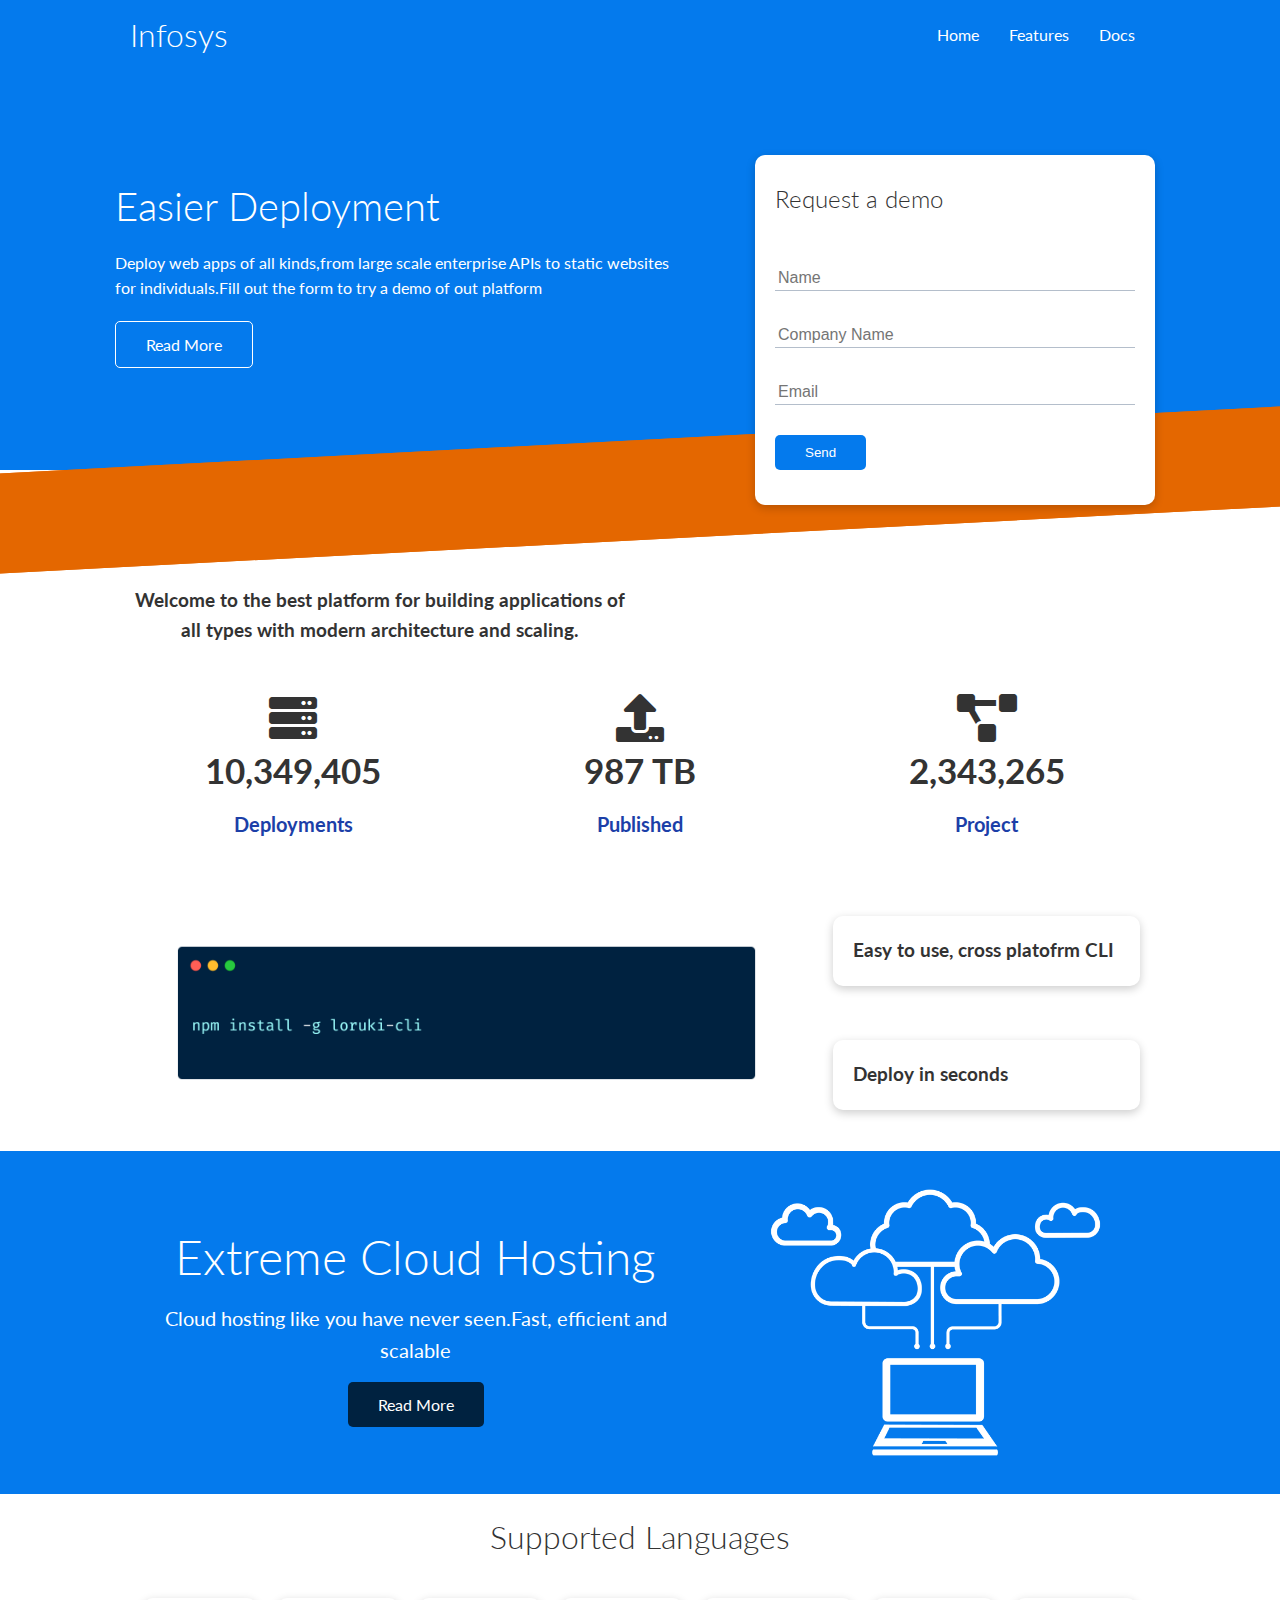
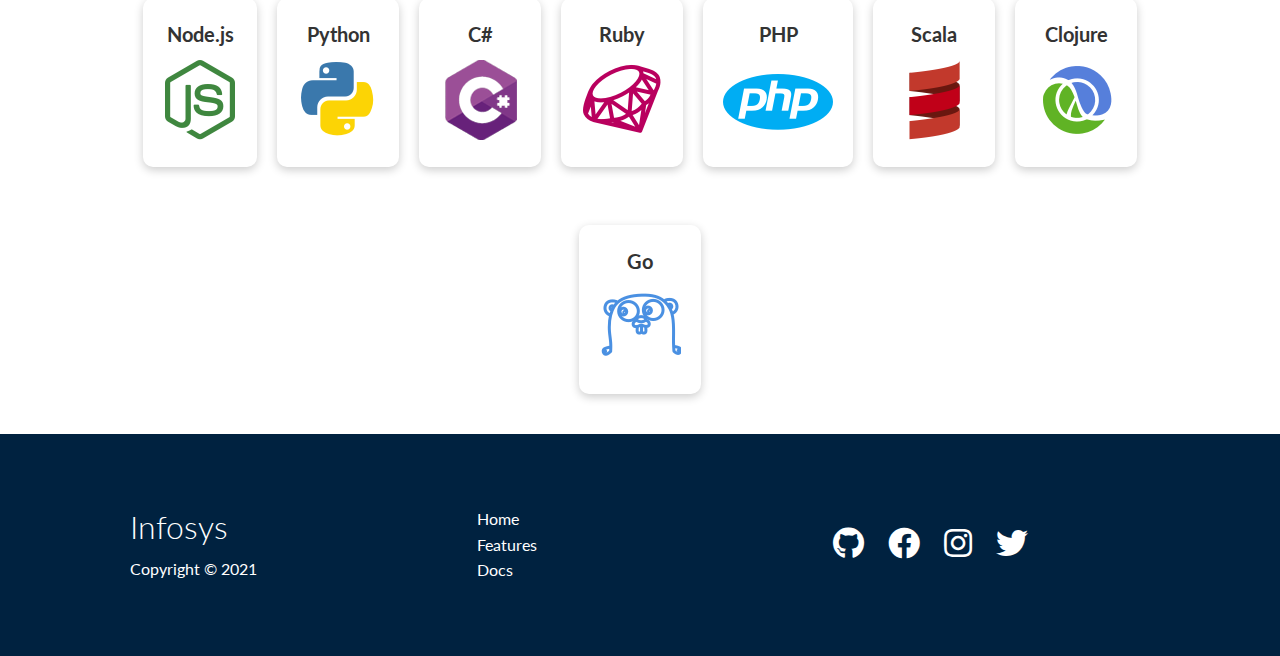
<file: index.html>
<!DOCTYPE html>
<html lang="en">

<head>
  <meta charset="UTF-8">
  <meta http-equiv="X-UA-Compatible" content="IE=edge">
  <meta name="viewport" content="width=device-width, initial-scale=1.0">
  <link rel="stylesheet" href="style.css">
  <link href="https://cdnjs.cloudflare.com/ajax/libs/font-awesome/5.13.0/css/all.min.css" rel="stylesheet">
  <title>Infosys</title>
</head>

<body>
    <!--Navbar-->
    <div class="navbar">
       <div class="container flex">
          <h1 class="logo">Infosys</h1>
          <nav>
            <ul>
              <li><a href="index.html">Home</a></li>
              <li><a href="features.html">Features</a></li>
              <li><a href="docs.html">Docs</a></li>
            </ul>
          </nav>
       </div>
    </div>

    <!--Showcase-->
    <section class="showcase">
      <div class="container grid">
        <div class="showcase-text">
          <h1>Easier Deployment</h1>
          <p>Deploy web apps of all kinds,from large scale enterprise APIs to static websites for individuals.Fill out the form to try a demo of out platform</p>
          <a href="features.html" class="btn btn-outline">Read More</a>
        </div>

        <div class="showcase-form card">
          <h2>Request a demo</h2>
          <form name="contact" method="POST" netlify-honeypot="bot-field" data-netlify="true">
            <input type="hidden" name="form-name" value="contact">
            <p class="hidden">
              <label>Don’t fill this out if you’re human: <input name="bot-field" /></label>
            </p>
            <div class="form-control">
              <input type="text" name="name" placeholder="Name" required>
            </div>
            <div class="form-control">
              <input type="text" name="company" placeholder="Company Name" required>
            </div>
            <div class="form-control">
              <input type="email" name="email" placeholder="Email" required>
            </div>
            <input type="submit" value="Send" class="btn btn-primary">
          </form>
        </div>
      </div>
    </section>
    
    <!--Stats-->
    <section class="stats">
      <div class="container">
        <h3 class="stats-heading text-center my-1">
          Welcome to the best platform for building applications of all types with modern architecture and scaling.
        </h3>

        <div class="grid grid-3 text-center my-4">
          <div>
            <i class="fas fa-server fa-3x"></i>
            <h3>10,349,405</h3>
            <p class="text-secondary">Deployments</p>
          </div>
          <div>
            <i class="fas fa-upload fa-3x"></i>
            <h3>987 TB</h3>
            <p class="text-secondary">Published</p>
          </div>
          <div>
            <i class="fas fa-project-diagram fa-3x"></i>
            <h3>2,343,265</h3>
            <p class="text-secondary">Project</p>
          </div>
        </div>
      </div>
    </section>

    <!--Cli-->
    <section class="cli">
      <div class="container grid">
        <img src="images/cli.png" alt="">
        <div class="card">
          <h3>Easy to use, cross platofrm CLI</h3>
        </div>
        <div class="card">
          <h3>Deploy in seconds</h3>
        </div>
      </div>
    </section>

    <!--Cloud-->
    <section class="cloud bg-primary my-2 py-2">
      <div class="container grid">
        <div class="text-center">
          <h2 class="lg">Extreme Cloud Hosting</h2>
          <p class="lead my-1">Cloud hosting like you have never seen.Fast, efficient and scalable</p>
          <a href="features.html" class="btn btn-dark">Read More</a>
        </div>
        <img src="images/cloud.png" alt="">
      </div>
</section>

     <!--Languages-->
     <section class="languages">
       <h2 class="md text-center my-2">
         Supported Languages
       </h2>
       <div class="container flex">
         <div class="card">
           <h4>Node.js</h4>
           <img src="images/logos/node.png" alt="">
         </div>
         <div class="card">
          <h4>Python</h4>
          <img src="images/logos/python.png" alt="">
        </div>
        <div class="card">
          <h4>C#</h4>
          <img src="images/logos/csharp.png" alt="">
        </div>
        <div class="card">
          <h4>Ruby</h4>
          <img src="images/logos/ruby.png" alt="">
        </div>
        <div class="card">
          <h4>PHP</h4>
          <img src="images/logos/php.png" alt="">
        </div>
        <div class="card">
          <h4>Scala</h4>
          <img src="images/logos/scala.png" alt="">
        </div>
        <div class="card">
          <h4>Clojure</h4>
          <img src="images/logos/clojure.png" alt="">
        </div>
        <div class="card">
          <h4>Go</h4>
          <img src="images/logos/go.png" alt="">
        </div>
       </div>
     </section>

     <!--Footer-->
     <footer class="footer bg-dark py-5">
       <div class="container grid grid-3">
         <div>
           <h1>Infosys</h1>
           <p>Copyright &copy; 2021</p>
          </div>
          <nav>
            <ul>
              <li><a href="index.html">Home</a></li>
              <li><a href="features.html">Features</a></li>
              <li><a href="docs.html">Docs</a></li>
            </ul>
          </nav>
          <div class="social">
            <a href="#"><i class="fab fa-github fa-2x"></i></a>
            <a href="#"><i class="fab fa-facebook fa-2x"></i></a>
            <a href="#"><i class="fab fa-instagram fa-2x"></i></a>
            <a href="#"><i class="fab fa-twitter fa-2x"></i></a>
          </div>
       </div>
     </footer>



</body>
</html>
</file>
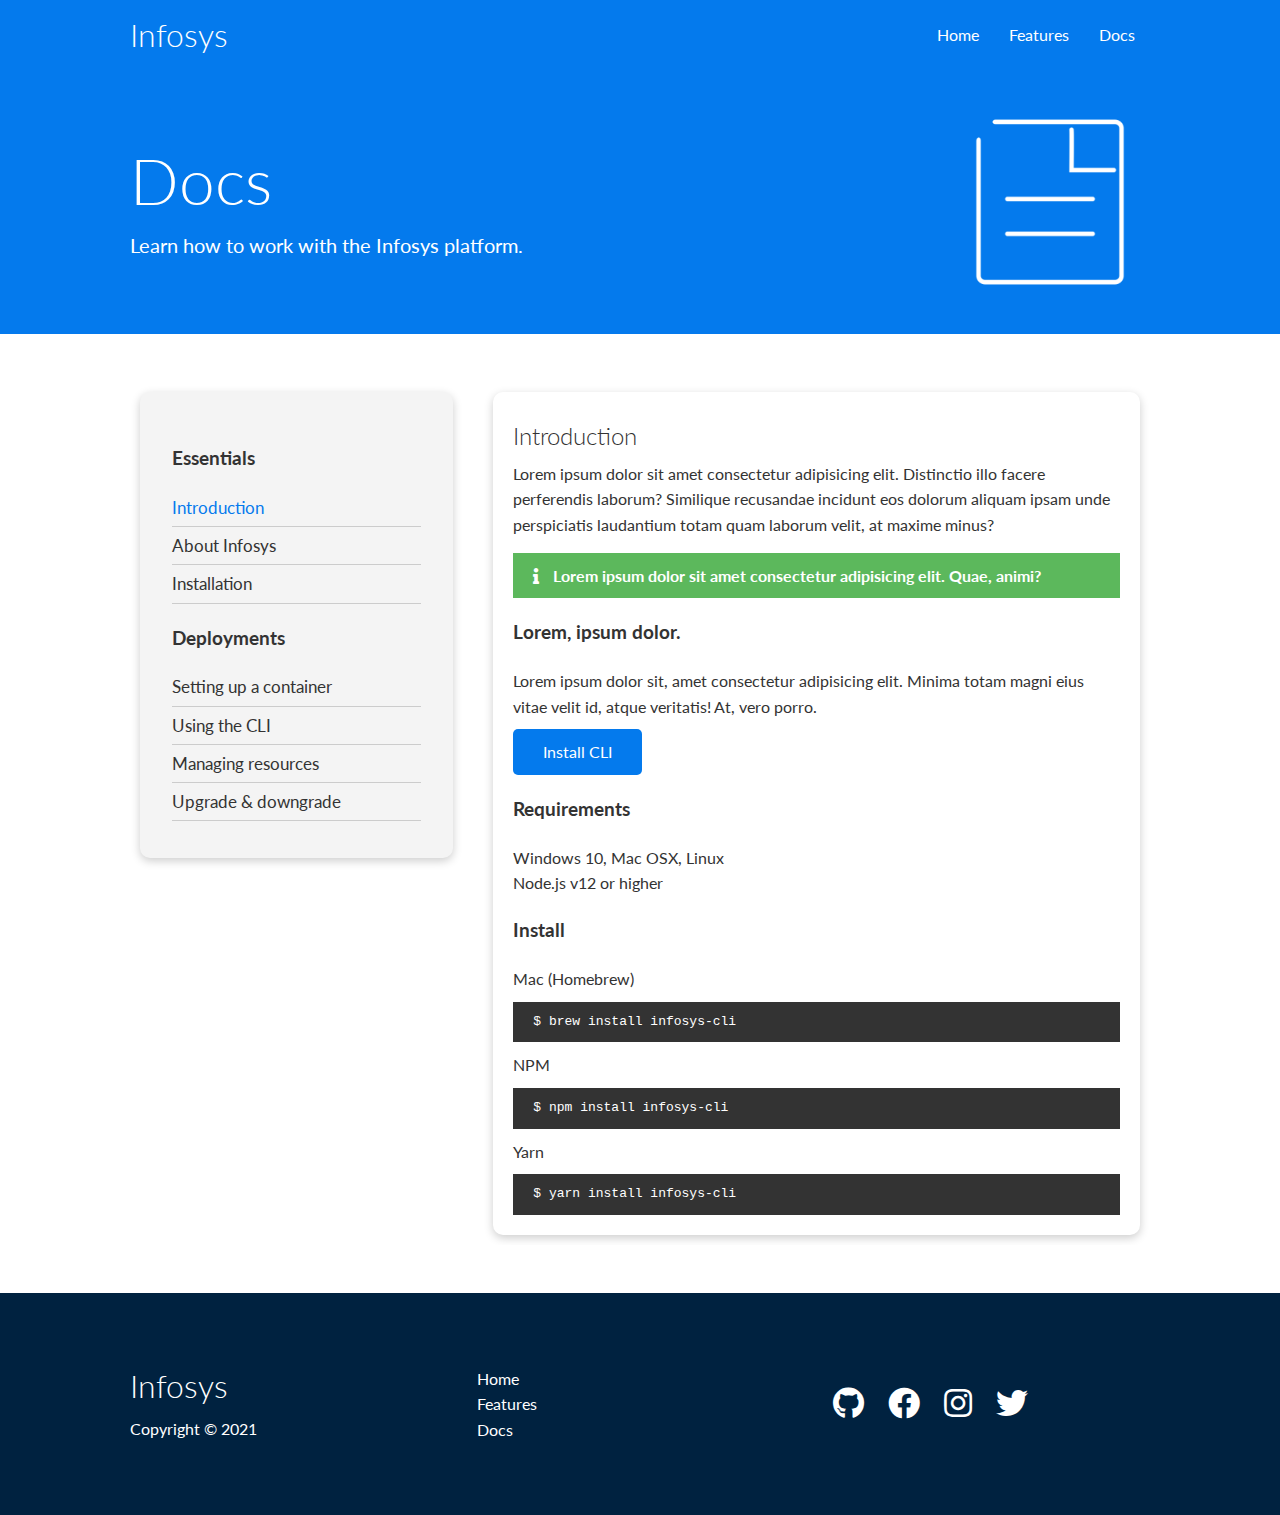
<file: docs.html>
<!DOCTYPE html>
<html lang="en">

<head>
  <meta charset="UTF-8">
  <meta http-equiv="X-UA-Compatible" content="IE=edge">
  <meta name="viewport" content="width=device-width, initial-scale=1.0">
  <link rel="stylesheet" href="style.css">
  <link href="https://cdnjs.cloudflare.com/ajax/libs/font-awesome/5.13.0/css/all.min.css" rel="stylesheet">
  <title>Infosys</title>
</head>

<body>
    <!--Navbar-->
    <div class="navbar">
       <div class="container flex">
          <h1 class="logo">Infosys</h1>
          <nav>
            <ul>
              <li><a href="index.html">Home</a></li>
              <li><a href="features.html">Features</a></li>
              <li><a href="docs.html">Docs</a></li>
            </ul>
          </nav>
       </div>
    </div>
    
    <!--Head-->
    <section class="docs-head bg-primary py-3">
      <div class="container grid">
        <div>
          <h1 class="xl">Docs</h1>
          <p class="lead">
            Learn how to work with the Infosys platform.
          </p>
        </div>
        <img src="images/docs.png" alt="">
      </div>
    </section>

    <!--Docs main-->
    <section class="docs-main my-4">
      <div class="container grid">
        <div class="card bg-light p-3">
          <h3 class="my-2">Essentials</h3>
          <nav>
            <ul>
              <li><a class="text-primary" href="#">Introduction</a></li>
              <li><a href="#">About Infosys</a></li>
              <li><a href="#">Installation</a></li>
            </ul>
          </nav>
          <h3 class="my-2">Deployments</h3>
          <nav>
            <ul>
              <li><a href="#">Setting up a container</a></li>
              <li><a href="#">Using the CLI</a></li>
              <li><a href="#">Managing resources</a></li>
              <li><a href="#">Upgrade & downgrade</a></li>
            </ul>
          </nav>
        </div>
        <div class="card">
          <h2>Introduction</h2>
          <p>Lorem ipsum dolor sit amet consectetur adipisicing elit. Distinctio illo facere perferendis laborum? Similique recusandae incidunt eos dolorum aliquam ipsam unde perspiciatis laudantium totam quam laborum velit, at maxime minus?</p>
          <div class="alert alert-success">
            <i class="fas fa-info"></i> Lorem ipsum dolor sit amet consectetur adipisicing elit. Quae, animi?
          </div>

          <h3>Lorem, ipsum dolor.</h3>
          <p>Lorem ipsum dolor sit, amet consectetur adipisicing elit. Minima totam magni eius vitae velit id, atque veritatis! At, vero porro.</p>
          <a href="#" class="btn btn-primary">Install CLI</a>

          <h3>Requirements</h3>
          <ul>
            <li>Windows 10, Mac OSX, Linux</li>
            <li>Node.js v12 or higher</li>
          </ul>

          <h3>Install</h3>
          <p>Mac (Homebrew)</p>
          <pre><code>$ brew install infosys-cli</code></pre>
          <p>NPM</p>
          <pre><code>$ npm install infosys-cli</code></pre>
          <p>Yarn</p>
          <pre><code>$ yarn install infosys-cli</code></pre>
        </div>
      </div>
    </section>

    

     <!--Footer-->
     <footer class="footer bg-dark py-5">
       <div class="container grid grid-3">
         <div>
           <h1>Infosys</h1>
           <p>Copyright &copy; 2021</p>
          </div>
          <nav>
            <ul>
              <li><a href="index.html">Home</a></li>
              <li><a href="features.html">Features</a></li>
              <li><a href="docs.html">Docs</a></li>
            </ul>
          </nav>
          <div class="social">
            <a href="#"><i class="fab fa-github fa-2x"></i></a>
            <a href="#"><i class="fab fa-facebook fa-2x"></i></a>
            <a href="#"><i class="fab fa-instagram fa-2x"></i></a>
            <a href="#"><i class="fab fa-twitter fa-2x"></i></a>
          </div>
       </div>
     </footer>



</body>
</html>
</file>
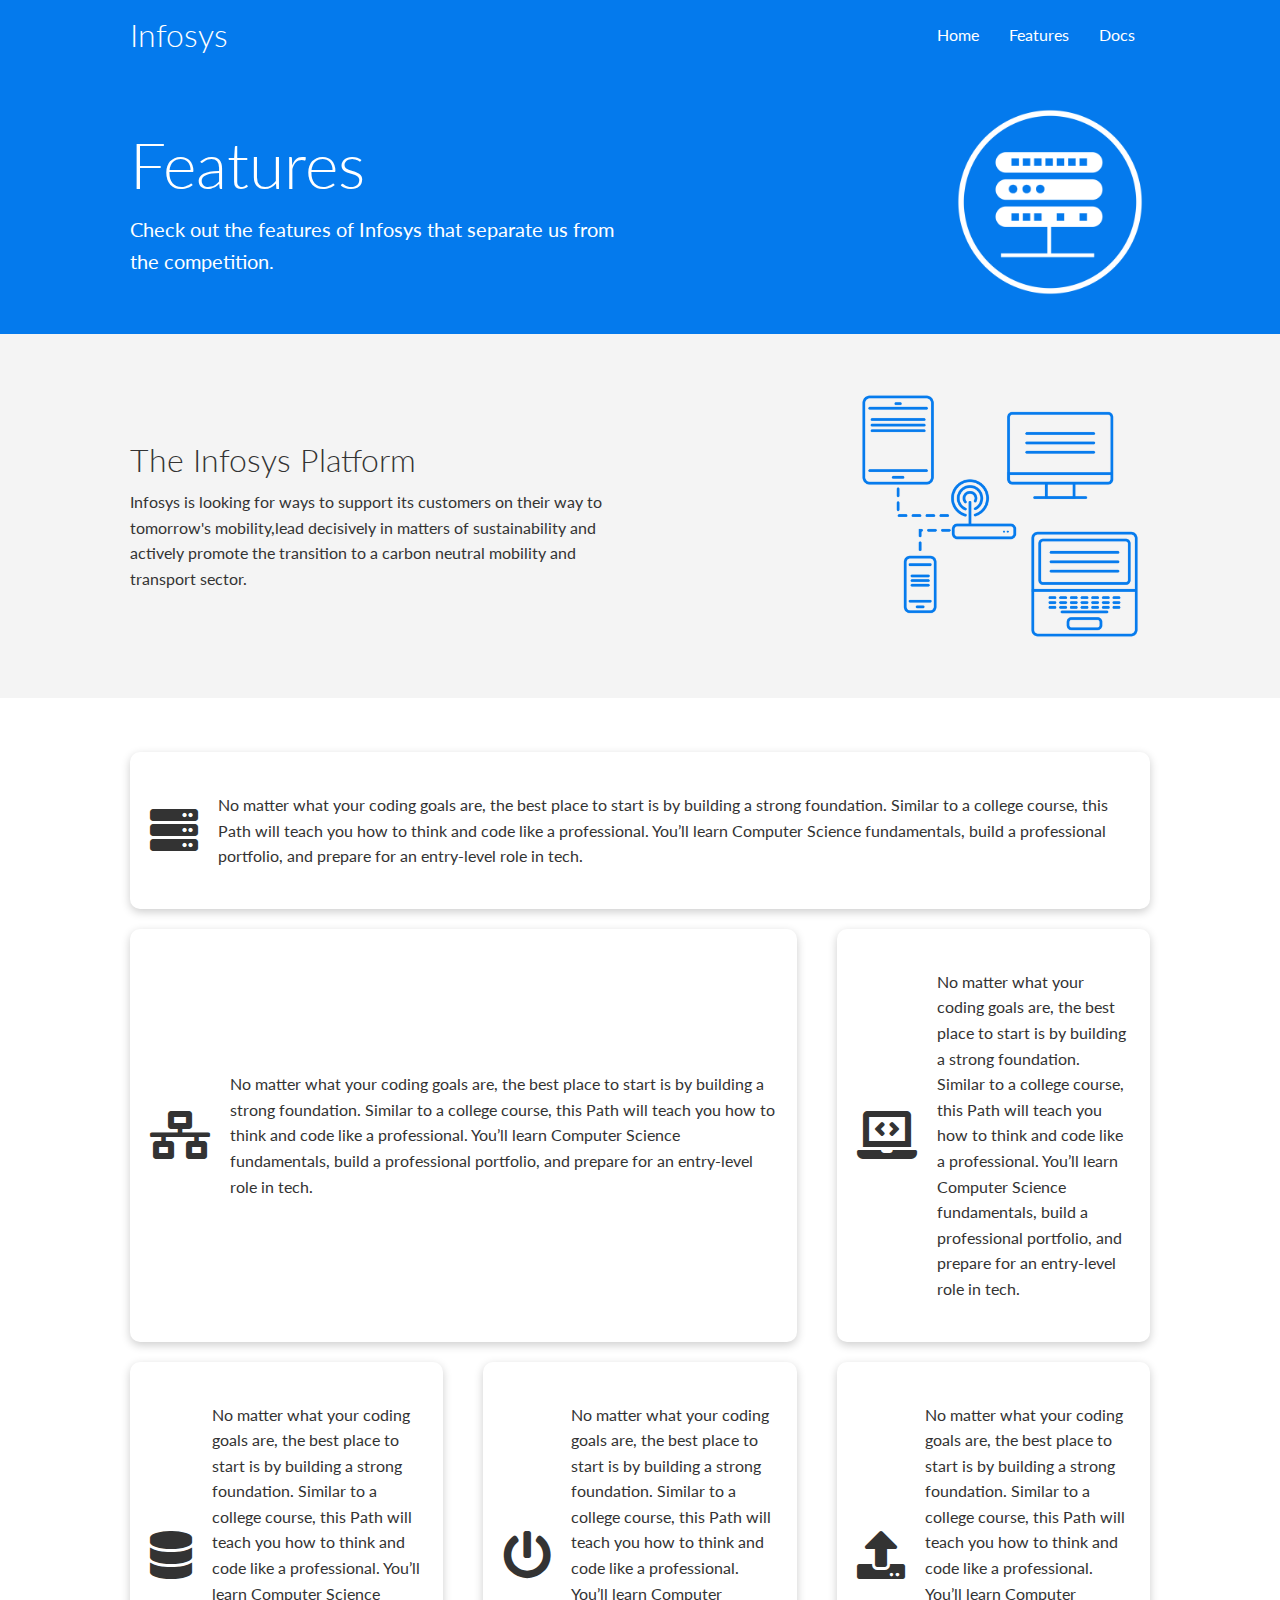
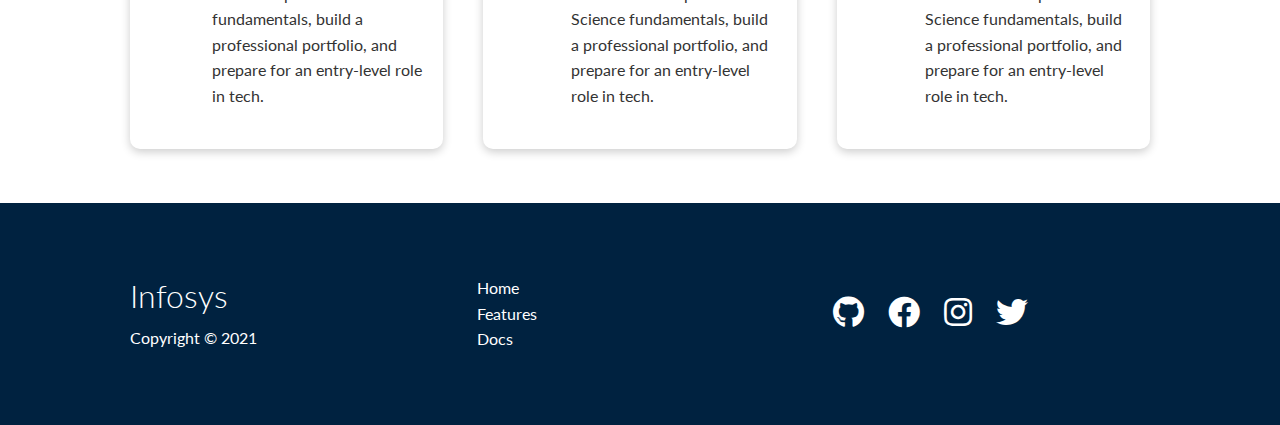
<file: features.html>
<!DOCTYPE html>
<html lang="en">

<head>
  <meta charset="UTF-8">
  <meta http-equiv="X-UA-Compatible" content="IE=edge">
  <meta name="viewport" content="width=device-width, initial-scale=1.0">
  <link rel="stylesheet" href="style.css">
  <link href="https://cdnjs.cloudflare.com/ajax/libs/font-awesome/5.13.0/css/all.min.css" rel="stylesheet">
  <title>Infosys</title>
</head>

<body>
    <!--Navbar-->
    <div class="navbar">
       <div class="container flex">
          <h1 class="logo">Infosys</h1>
          <nav>
            <ul>
              <li><a href="index.html">Home</a></li>
              <li><a href="features.html">Features</a></li>
              <li><a href="docs.html">Docs</a></li>
            </ul>
          </nav>
       </div>
    </div>
    
    <!--Head-->
    <section class="features-head bg-primary py-3">
      <div class="container grid">
        <div>
          <h1 class="xl">Features</h1>
          <p class="lead">
             Check out the features of Infosys that separate us from the competition.
          </p>
        </div>
        <img src="images/server.png" alt="">
      </div>
    </section>

    <!--Subhead-->
    <section class="features-sub-head bg-light py-3">
      <div class="container grid">
        <div>
          <h1 class="md">The Infosys Platform</h1>
          <p>
             Infosys is looking for ways to support its customers on their way to tomorrow's mobility,lead decisively in matters of sustainability and actively promote the transition to a carbon neutral mobility and transport sector.
          </p>
        </div>
        <img src="images/server2.png" alt="">
      </div>
    </section>
    
    <section class="features-main my-2">
      <div class="container grid  grid-3">
        <div class="card flex">
          <i class="fas fa-server fa-3x"></i>
          <p>No matter what your coding goals are, the best place to start is by building a strong foundation. Similar to a college course, this Path will teach you how to think and code like a professional. You’ll learn Computer Science fundamentals, build a professional portfolio, and prepare for an entry-level role in tech.</p>
        </div>
        <div class="card flex">
          <i class="fas fa-network-wired fa-3x"></i>
          <p>No matter what your coding goals are, the best place to start is by building a strong foundation. Similar to a college course, this Path will teach you how to think and code like a professional. You’ll learn Computer Science fundamentals, build a professional portfolio, and prepare for an entry-level role in tech.</p>
        </div>
        <div class="card flex">
          <i class="fas fa-laptop-code fa-3x"></i>
          <p>No matter what your coding goals are, the best place to start is by building a strong foundation. Similar to a college course, this Path will teach you how to think and code like a professional. You’ll learn Computer Science fundamentals, build a professional portfolio, and prepare for an entry-level role in tech.</p>
        </div>
        <div class="card flex">
          <i class="fas fa-database fa-3x"></i>
          <p>No matter what your coding goals are, the best place to start is by building a strong foundation. Similar to a college course, this Path will teach you how to think and code like a professional. You’ll learn Computer Science fundamentals, build a professional portfolio, and prepare for an entry-level role in tech.</p>
        </div>
        <div class="card flex">
          <i class="fas fa-power-off fa-3x"></i>
          <p>No matter what your coding goals are, the best place to start is by building a strong foundation. Similar to a college course, this Path will teach you how to think and code like a professional. You’ll learn Computer Science fundamentals, build a professional portfolio, and prepare for an entry-level role in tech.</p>
        </div>
        <div class="card flex">
          <i class="fas fa-upload fa-3x"></i>
          <p>No matter what your coding goals are, the best place to start is by building a strong foundation. Similar to a college course, this Path will teach you how to think and code like a professional. You’ll learn Computer Science fundamentals, build a professional portfolio, and prepare for an entry-level role in tech.</p>
        </div>
      </div>
    </section>

     <!--Footer-->
     <footer class="footer bg-dark py-5">
       <div class="container grid grid-3">
         <div>
           <h1>Infosys</h1>
           <p>Copyright &copy; 2021</p>
          </div>
          <nav>
            <ul>
              <li><a href="index.html">Home</a></li>
              <li><a href="features.html">Features</a></li>
              <li><a href="docs.html">Docs</a></li>
            </ul>
          </nav>
          <div class="social">
            <a href="#"><i class="fab fa-github fa-2x"></i></a>
            <a href="#"><i class="fab fa-facebook fa-2x"></i></a>
            <a href="#"><i class="fab fa-instagram fa-2x"></i></a>
            <a href="#"><i class="fab fa-twitter fa-2x"></i></a>
          </div>
       </div>
     </footer>



</body>
</html>
</file>
<file: style.css>
@import url('https://fonts.googleapis.com/css2?family=Lato:wght@300&display=swap');

:root{
  --primary-color: #047aed;
  --secondary-color: #1c3fa8;
  --dark-color: #002240;
  --light-color: #f4f4f4;
  --success-color: #5cb85c;
  --error-color: #d9534f;
}

*{
  box-sizing: border-box;
  padding: 0;
  margin: 0; 
}

body{
  font-family: 'Lato', sans-serif;
  color: #333;
  line-height: 1.6;
}

ul{
  list-style-type: none;
}

a{
  text-decoration: none;
  color: #333;
}

h1,h2{
  font-weight: 300;
  line-height: 1.2;
  margin: 10px 0;
}

p{
  margin: 10px 0;
}

img{
  width: 100%;
}

code, 
pre{
  background: #333;
  color: #fff;
  padding: 10px;
}

.hidden{
  visibility: hidden;
  height: 0;
}

/* Navbar */
.navbar{
  background-color: var(--primary-color);
  color: #fff;
  height: 70px;
}

.navbar ul{
  display: flex;
}

.navbar a{
  color: #fff;
  padding: 10px;
  margin: 0 5px;
}

.navbar a:hover{
  border-bottom: 2px #fff solid;
}

.navbar .flex{
  justify-content: space-between;
}

/*Showcase*/
.showcase{
  height: 400px;
  background-color: var(--primary-color);
  color: #fff;
  position: relative;
}

.showcase h1{
  font-size: 40px;
}

.showcase p{
  margin: 20px 0;
}

.showcase .grid{
  overflow: visible;
  grid-template-columns: 55% 45%;
  gap: 30px;
}

.showcase-text{
  animation: slideInFromLeft 1s ease-in;
}

.showcase-form{
  position: relative;
  top: 60px;
  height: 350px;
  width: 400px;
  padding: 40px;
  z-index: 100;
  justify-self: self-end;
  animation: slideInFromRight 1s ease-in;
}

.showcase-form .form-control{
  margin: 30px 0;
}

.showcase-form input[type='text'],
.showcase-form input[type='email']{
  border: 0;
  border-bottom: 1px solid #b4becb;
  width: 100%;
  padding: 3px;
  font-size: 16px;
}

.showcase-form input:focus{
  outline: none;
}

.showcase::before,
.showcase::after{
  content: '';
  position: absolute;
  height: 100px;
  bottom: -70px;
  right: 0;
  left: 0;
  background: rgb(228, 103, 0);
  transform: skewY(-3deg);
  -webkit-transform: skewY(-3deg);
  -moz-transform: skewY(-3deg);
  -ms-transform: skewY(-3deg);
}

/* Stats */
.stats{
  padding-top: 100px;
  animation: slideInFromBottom 1s ease-in;
}

.stats-heading{
  max-width: 500px;
  margin: auto;
}

.stats .grid h3{
  font-size: 35px;
}

.stats .grid p{
  font-size: 20px;
  font-weight: bold;
}

/* CLI*/
.cli .grid{
  grid-template-columns: repeat(3, 1fr);
  grid-template-rows: repeat(2, 1fr);
}

.cli .grid > *:first-child{
  grid-column: 1 / span 2;
  grid-row: 1 / span 2;
}

/* Cloud*/
.cloud .grid{
  grid-template-columns: 4fr 3fr;
}

/* Utilities */
.container{
  max-width:1100px;
  margin: 0 auto;
  overflow: auto;
  padding: 0 40px;
}

.card{
  background-color: #fff;
  color: #333;
  border-radius: 10px;
  box-shadow: 0 3px 10px rgba(0, 0, 0, 0.2);
  padding: 20px;
  margin: 10px;
}

.btn{
  display: inline-block;
  padding: 10px 30px;
  cursor: pointer;
  background: var(--primary-color);
  color: #fff;
  border: none;
  border-radius: 5px;
}

.btn-outline{
  background-color: transparent;
  border: 1px #fff solid;
}

.btn:hover{
  transform: scale(0.98);
}

/* Backgrounds & colored buttons */
.bg-primary, 
.btn-primary{
  background-color: var(--primary-color);
  color: #fff;
}

.bg-secondary, 
.btn-secondary{
  background-color: var(--secondary-color);
  color: #fff;
}

.bg-dark, 
.btn-dark{
  background-color: var(--dark-color);
  color: #fff;
}

.bg-light, 
.btn-light{
  background-color: var(--light-color);
  color: #333;
}

.bg-primary a, 
.btn-primary a,
.bg-secondary a, 
.btn-secondary a,
.bg-dark a, 
.btn-dark a{
  color: #fff;
}

/*  Text colors   */
.text-primary 
{
  color: var(--primary-color);
  
}

.text-secondary {
  color: var(--secondary-color);
  
}

.text-dark{
  color: var(--dark-color);
  
}

.text-light{
  color: var(--light-color);
  
}



/* Text sizes */
.lead{
  font-size: 20px;
}

.sm{
  font-size: 1rem;
}

.md{
  font-size: 2rem;
}

.lg{
  font-size: 3rem;
}

.xl{
  font-size: 4rem;
}

.text-center{
  text-align: center;
}

/* Alert */
.alert{
  background-color: var(--light-color);
  padding: 10px 20px;
  font-weight: bold;
  margin: 15px 0;
}

.alert i{
  margin-right: 10px;
}

.alert-success{
  background-color: var(--success-color);
  color: #fff;
}

.alert-error{
  background-color: var(--error-color);
  color: #fff;
}

.flex{
  display: flex;
  justify-content: center;
  align-items: center;
  height: 100%;
}

.grid{
  display: grid;
  grid-template-columns: repeat(2, 1fr);
  gap: 20px;
  justify-content: center;
  align-items: center;
  height: 100%;
}

.grid-3{
  grid-template-columns: repeat(3, 1fr);
}

/* Margin */

.my-1{
  margin: 1rem 0;
}

.my-2{
  margin: 1.5rem 0;
}

.my-3{
  margin: 2rem 0;
}

.my-4{
  margin: 3rem 0;
}

.my-5{
  margin: 4rem 0;
}

.m-1{
  margin: 1rem;
}

.m-2{
  margin: 1.5rem;
}

.m-3{
  margin: 2rem;
}

.m-4{
  margin: 3rem;
}

.m-5{
  margin: 4rem;
}

/* Padding */

.py-1{
  padding: 1rem 0;
}

.py-2{
  padding: 1.5rem 0;
}

.py-3{
  padding: 2rem 0;
}

.py-4{
  padding: 3rem 0;
}

.py-5{
  padding: 4rem 0;
}

.p-1{
  padding: 1rem;
}

.p-2{
  padding: 1.5rem;
}

.p-3{
  padding: 2rem;
}

.p-4{
  padding: 3rem;
}

.p-5{
  padding: 4rem;
}

/* Languages */
.languages .flex{
  flex-wrap: wrap;
}

.languages .card{
  text-align: center;
  margin: 18px 10px 40px;
  transition: transform 0.2s ease-in;
}

.languages .card h4{
  font-size: 20px;
  margin-bottom: 10px;
}

.languages .card:hover{
  transform: translateY(-15px);
}

/* Features */
.features-head img, 
.docs-head img{
  width: 200px;
  justify-self: flex-end;
}

.features-sub-head img{
  width: 300px;
  justify-self: flex-end;
}

.features-main .card > i{
  margin-right: 20px;
}

.features-main .grid{
  padding: 30px;
}

.features-main .grid > *:first-child{
  grid-column: 1 / span 3;
} 

.features-main .grid > *:nth-child(2){
  grid-column: 1 / span 2;
} 

/* Docs */
.docs-main h3{
  margin: 20px 0;
}

.docs-main .grid{
  grid-template-columns: 1fr 2fr;
  align-items: flex-start;
}

.docs-main nav li{
  font-size: 17px;
  padding-bottom: 5px;
  margin-bottom: 5px;
  border-bottom: 1px #ccc solid;
}

.docs-main a:hover{
  font-weight: bold;
}

 /* Footer */

.footer .social a{
  margin: 0 10px;
}

/* Animations */
@keyframes slideInFromLeft{
  0%{
    transform: translateX(-100%);
  }
  100%{
    transform: translateX(0);
  }
}

@keyframes slideInFromRight{
  0%{
    transform: translateX(100%);
  }
  100%{
    transform: translateX(0);
  }
}

@keyframes slideInFromTop{
  0%{
    transform: translateY(-100%);
  }
  100%{
    transform: translateX(0);
  }
}

@keyframes slideInFromBottom{
  0%{
    transform: translateY(100%);
  }
  100%{
    transform: translateX(0);
  }
}


/* Tablets and under */
@media(max-width: 768px){
  .grid,
  .showcase .grid,
  .stats .grid,
  .cli .grid,
  .cloud .grid,
  .features-main .grid,
  .docs-main .grid{
    grid-template-columns: 1fr;
    grid-template-rows: 1fr;
  }
  
  .showcase{
    height: auto;
  }

  .showcase-text{
    text-align:center;
    margin-top: 40px;
    animation: slideInFromTop 1s ease-in;

  }

  .showcase-form{
    justify-self: center;
    margin: auto;
    animation: slideInFromBottom 1s ease-in;

  }
  
  .cli .grid > *:first-child{
    grid-column: 1;
    grid-row: 1;
  }

  .features-head,
  .features-sub-head,
  .docs-head{
    text-align: center;
  }

  .features-head img,
  .features-sub-head img,
  .docs-head img{
    text-align: center;
  }

  .features-main .grid > *:first-child,
  .features-main .grid > *:nth-child(2){
    grid-column: 1;
  }
}


/* Mobile */
@media(max-width: 500px)
{
  .navbar{
    height: 110px;
  }
  
  .navbar .flex{
     flex-direction: column;
  }

  .navbar ul{
    padding: 10px;
    background-color: rgba(0, 0, 0, 0.1);
  }
}
</file>
